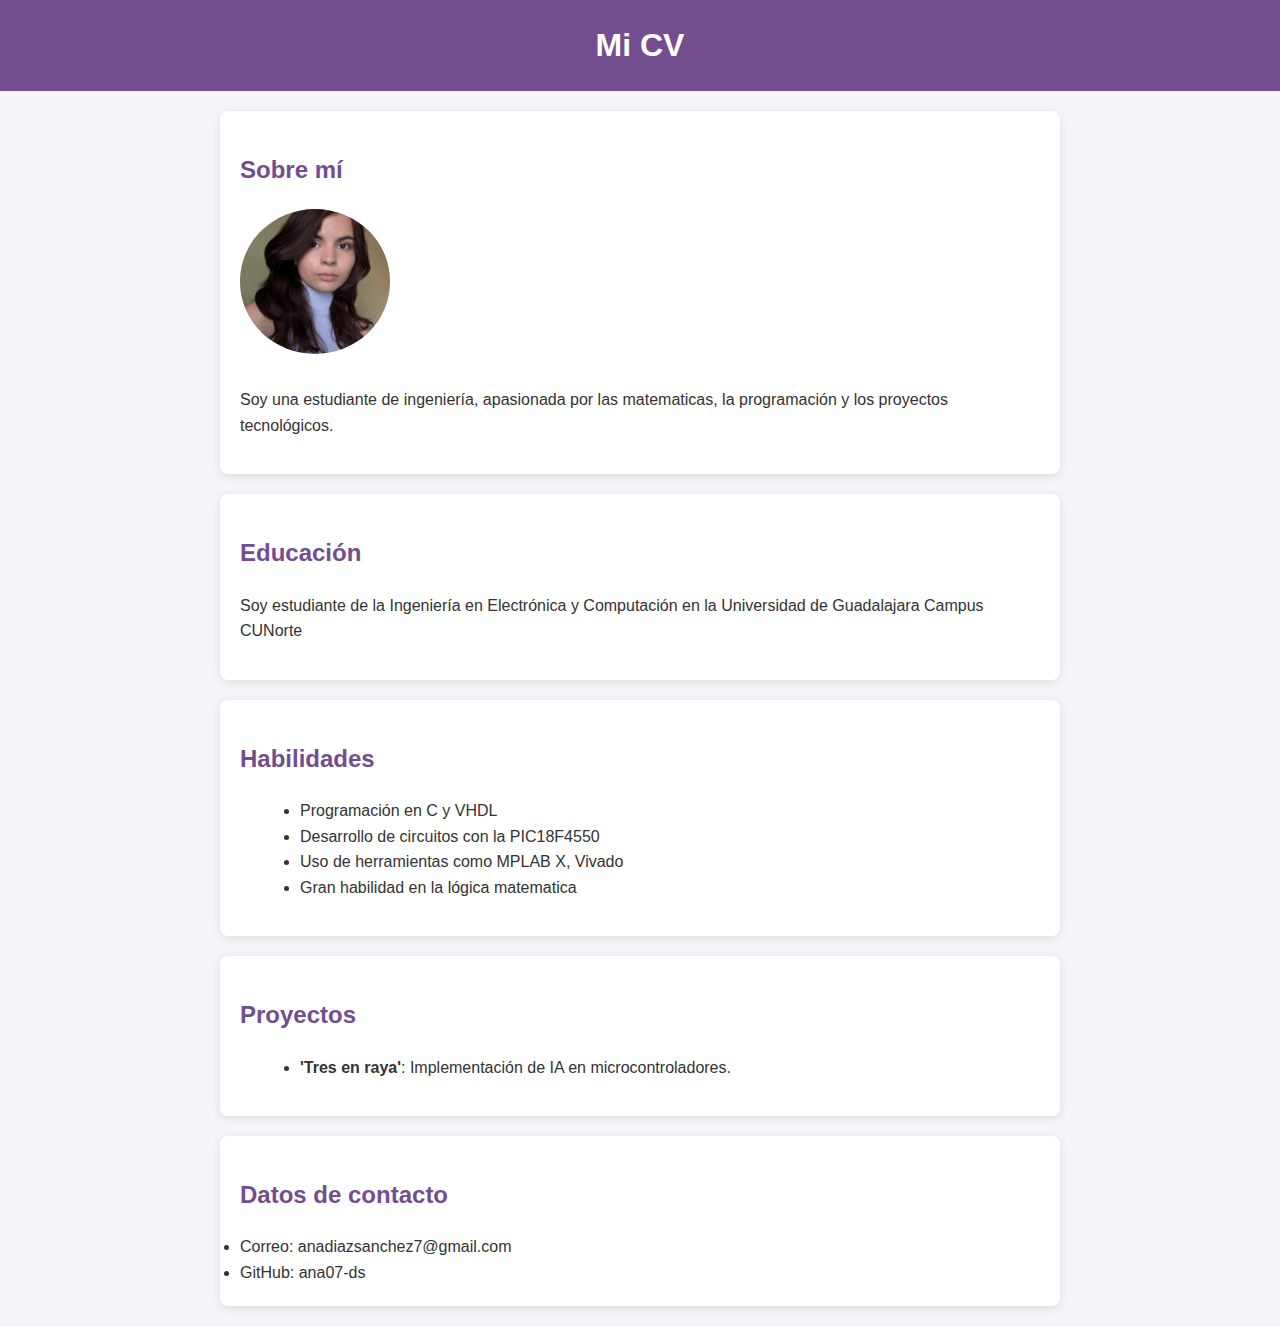
<file: index.html>
<!DOCTYPE html>
<html lang="es">
<head>
    <meta charset="UTF-8">
    <meta name="viewport" content="width=device-width, initial-scale=1.0">
    <link rel="stylesheet" href="style.css">
    <title>Ana Díaz</title>
</head>
<body>
    <header>
        <h1>Mi CV</h1>
    </header>

    <section>
        <h2>Sobre mí</h2>
        <img src="Yo.jpeg" alt="Ana Díaz" style="width: 150px; border-radius: 50%; margin-bottom: 10px;"
        <p> </p>
        <p>Soy una estudiante de ingeniería, apasionada por las matematicas, la programación y los proyectos tecnológicos.</p>
    </section>

    <section>
        <h2>Educación</h2>
        <p> Soy estudiante de la Ingeniería en Electrónica y Computación en la Universidad de Guadalajara Campus CUNorte</p>
    </section>

    <section>
        <h2>Habilidades</h2>
        <ul>
            <li>Programación en C y VHDL</li>
            <li>Desarrollo de circuitos con la PIC18F4550</li>
            <li>Uso de herramientas como MPLAB X, Vivado</li>
            <li>Gran habilidad en la lógica matematica</li>
        </ul>
    </section>

    <section>
        <h2>Proyectos</h2>
        <ul>
            <li><strong>'Tres en raya'</strong>: Implementación de IA en microcontroladores.</li>
        </ul>
    </section>

    <section>
        <h2>Datos de contacto</h2>
        <li>Correo: anadiazsanchez7@gmail.com</li>
        <li>GitHub: ana07-ds</li>
    </section>

</body>
</html>
</file>
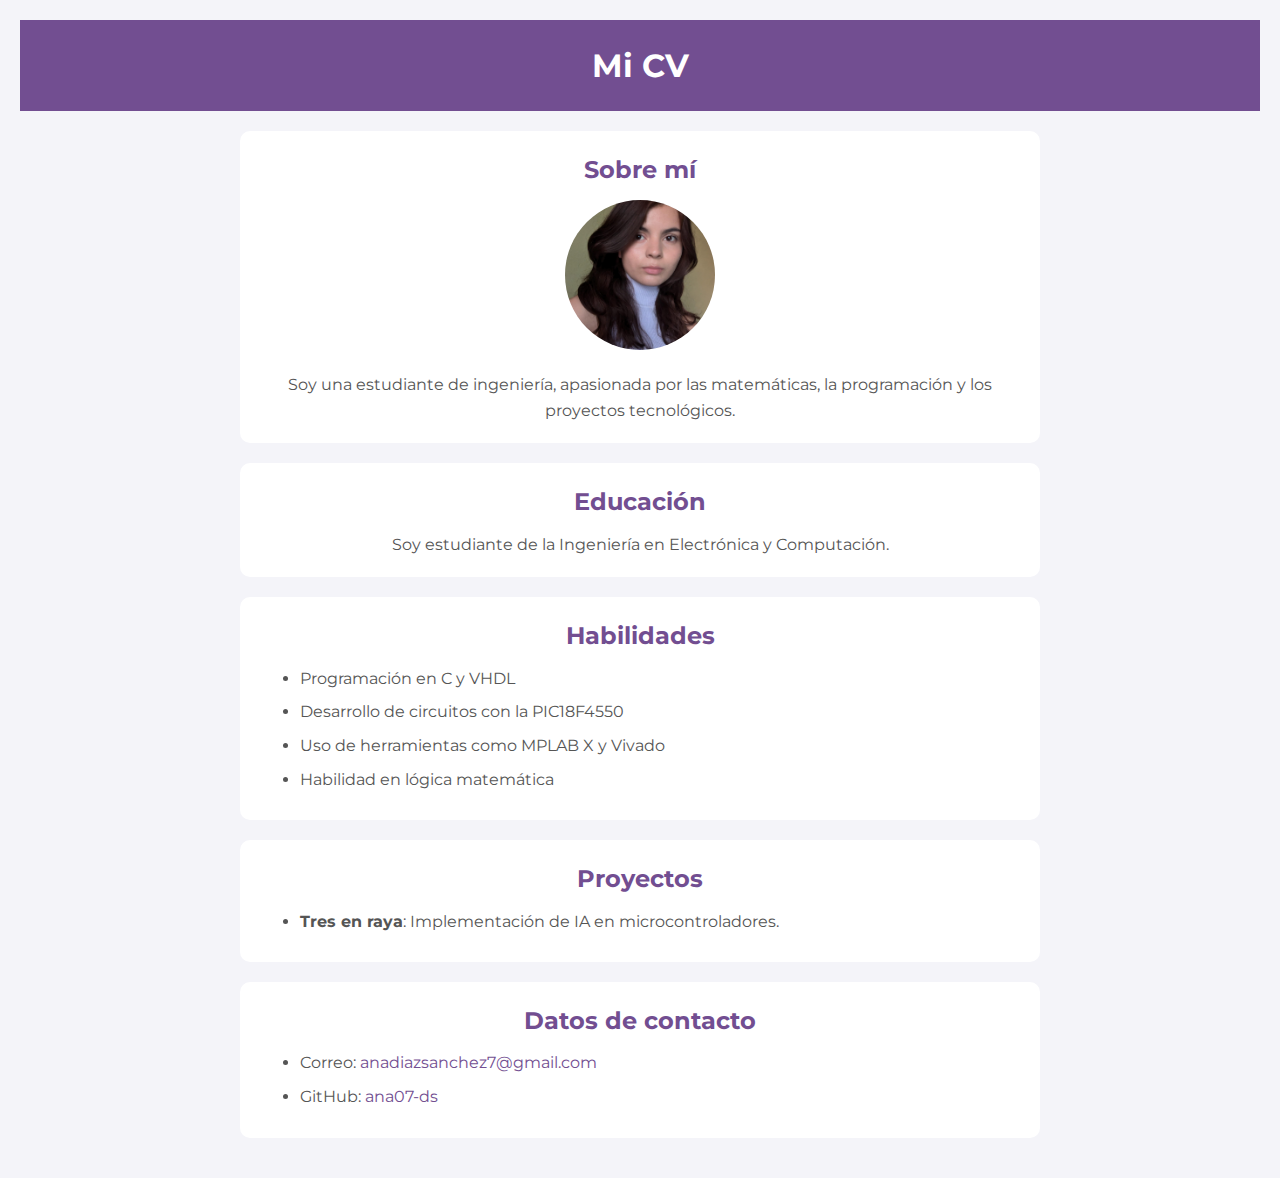
<file: boxmodel_Modulo2/index.html>
<!DOCTYPE html>
<html lang="es">
<head>
    <meta charset="UTF-8">
    <meta name="viewport" content="width=device-width, initial-scale=1.0">
    <link rel="stylesheet" href="style.css">
    <title>Ana Díaz</title>
</head>
<body>
    <header>
        <h1>Mi CV</h1>
    </header>

    <section class="card">
        <h2>Sobre mí</h2>
        <div class="card-image-container">
            <img src="Yo.jpeg" alt="Ana Díaz">
        </div>
        <div class="card-info">
            <p>Soy una estudiante de ingeniería, apasionada por las matemáticas, la programación y los proyectos tecnológicos.</p>
        </div>
    </section>

    <section class="card">
        <h2>Educación</h2>
        <div class="card-info">
            <p>Soy estudiante de la Ingeniería en Electrónica y Computación.</p>
        </div>
    </section>

    <section class="card">
        <h2>Habilidades</h2>
        <ul>
            <li>Programación en C y VHDL</li>
            <li>Desarrollo de circuitos con la PIC18F4550</li>
            <li>Uso de herramientas como MPLAB X y Vivado</li>
            <li>Habilidad en lógica matemática</li>
        </ul>
    </section>

    <section class="card">
        <h2>Proyectos</h2>
        <ul>
            <li><strong>Tres en raya</strong>: Implementación de IA en microcontroladores.</li>
        </ul>
    </section>

    <section class="card">
        <h2>Datos de contacto</h2>
        <ul>
            <li>Correo: <a href="mailto:anadiazsanchez7@gmail.com">anadiazsanchez7@gmail.com</a></li>
            <li>GitHub: <a href="https://github.com/ana07-ds" target="_blank">ana07-ds</a></li>
        </ul>
    </section>
</body>
</html>
</file>
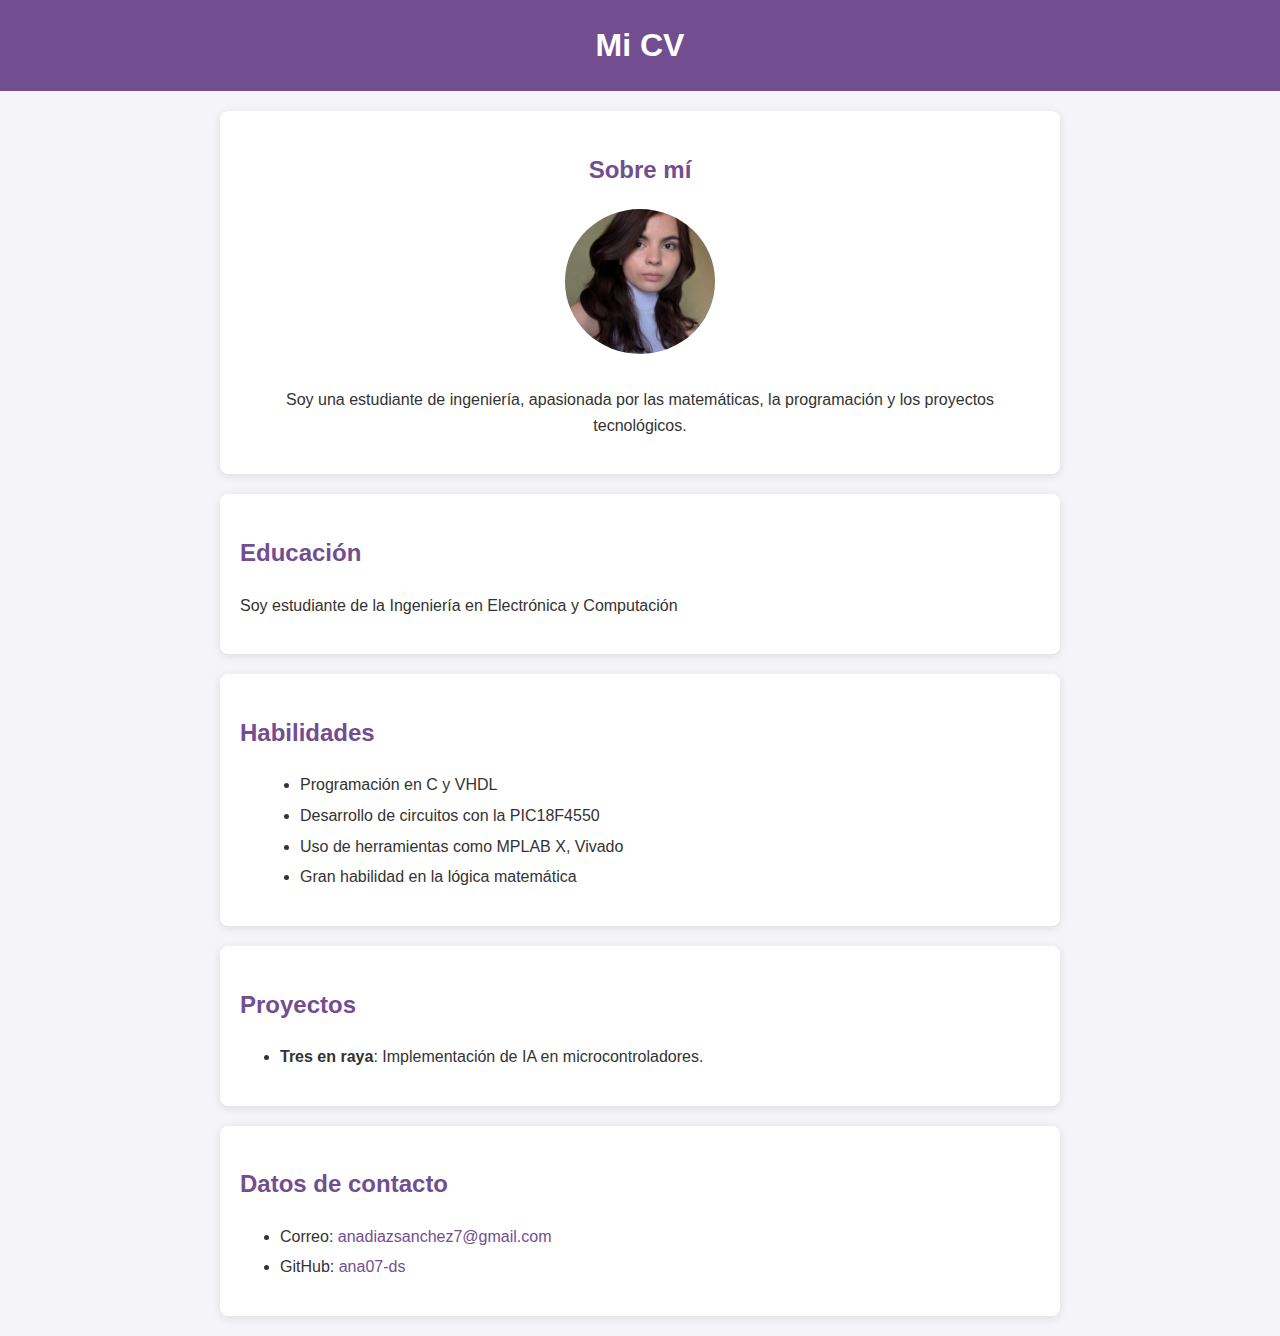
<file: Introducción_a_CSS_Modulo2/index.html>
<!DOCTYPE html>
<html lang="es">
<head>
    <meta charset="UTF-8">
    <meta name="viewport" content="width=device-width, initial-scale=1.0">
    <link rel="stylesheet" href="style.css">
    <title>Ana Díaz
    </title>
</head>
<body>
    <header>
        <h1>Mi CV</h1>
    </header>

    <section class="about-me">
        <h2>Sobre mí</h2>
        <img src="Yo.jpeg" alt="Ana Díaz" class="profile-pic">
        <p>Soy una estudiante de ingeniería, apasionada por las matemáticas, la programación y los proyectos tecnológicos.</p>
    </section>

    <section>
        <h2>Educación</h2>
        <p>Soy estudiante de la Ingeniería en Electrónica y Computación</p>
    </section>

    <section id="skills">
        <h2>Habilidades</h2>
        <ul>
            <li>Programación en C y VHDL</li>
            <li>Desarrollo de circuitos con la PIC18F4550</li>
            <li>Uso de herramientas como MPLAB X, Vivado</li>
            <li>Gran habilidad en la lógica matemática</li>
        </ul>
    </section>

    <section>
        <h2>Proyectos</h2>
        <ul>
            <li><strong>Tres en raya</strong>: Implementación de IA en microcontroladores.</li>
        </ul>
    </section>

    <section>
        <h2>Datos de contacto</h2>
        <ul>
            <li>Correo: <a href="mailto:anadiazsanchez7@gmail.com">anadiazsanchez7@gmail.com</a></li>
            <li>GitHub: <a href="https://github.com/ana07-ds" target="_blank">ana07-ds</a></li>
        </ul>
    </section>
</body>
</html>
</file>
<file: style.css>
body {
    font-family: Arial, sans-serif;
    margin: 0;
    padding: 0;
    background-color: #f4f4f9;
    color: #333;
    line-height: 1.6;
}
header {
    background-color: #724E91;
    color: white;
    padding: 20px;
    text-align: center;
}
header h1 {
    margin: 0;
}
section {
    max-width: 800px;
    margin: 20px auto;
    padding: 20px;
    background: white;
    border-radius: 8px;
    box-shadow: 0 2px 10px rgba(0, 0, 0, 0.1);
}
h2 {
    color: #724E91;
}
ul {
    list-style-type: disc;
    margin-left: 20px;
}
</file>
<file: boxmodel_Modulo2/style.css>
@import url('https://fonts.googleapis.com/css2?family=Montserrat:ital,wght@0,100..900;1,100..900&display=swap');

* {
    font-family: "Montserrat", sans-serif;
    margin: 0;
    padding: 0;
    box-sizing: border-box;
}

body {
    background-color: #f4f4f9;
    color: #333;
    line-height: 1.6;
    padding: 20px;
}

header {
    background-color: #724E91;
    color: white;
    padding: 20px;
    text-align: center;
}
header h1 {
    margin: 0;
}

.card {
    background-color: white;
    color: #333;
    max-width: 800px;
    margin: 20px auto;
    padding: 20px;
    border-radius: 10px;
    overflow: hidden;
    transition: 150ms;
}

.card:hover {
    transform: scale(1.05);
}

.card-image-container {
    text-align: center;
    margin-bottom: 15px;
}

.card-image-container img {
    width: 150px;
    height: 150px;
    object-fit: cover;
    border-radius: 50%;
}

.card-info p {
    text-align: center;
    font-size: 1rem;
    font-weight: 400;
    color: #555;
}

.card ul {
    list-style-type: disc;
    margin-left: 20px;
    padding-left: 20px;
    color: #555;
}

.card ul li {
    margin-bottom: 8px;
}

h2 {
    color: #724E91;
    font-size: 1.5rem;
    margin-bottom: 10px;
    text-align: center;
}

ul li:hover {
    color: black;
    font-weight: bold;
}

a {
    color: #724E91;
    text-decoration: none;
    transition: 150ms;
}

a:hover {
    text-decoration: underline;
}
</file>
<file: Introducción_a_CSS_Modulo2/style.css>
body {
    font-family: Arial, sans-serif;
    margin: 0;
    padding: 0;
    background-color: #f4f4f9;
    color: #333;
    line-height: 1.6;
}

header {
    background-color: #724E91;
    color: white;
    padding: 20px;
    text-align: center;
}
header h1 {
    margin: 0;
}

section {
    max-width: 800px;
    margin: 20px auto;
    padding: 20px;
    background: white;
    border-radius: 8px;
    box-shadow: 0 2px 10px rgba(0, 0, 0, 0.1);
}

section.about-me {
    text-align: center;
}

img.profile-pic {
    width: 150px;
    border-radius: 50%;
    margin-bottom: 10px;
    transition: 150ms;
}

img.profile-pic:hover {
    transform: scale(1.1);
}

h2 {
    color: #724E91;
}

#skills ul {
    list-style-type: disc;
    margin-left: 20px;
}

ul li {
    margin: 5px 0;
    transition: 150ms;
}

ul li:hover {
    color: #724E91;
}

a {
    color: #724E91;
    text-decoration: none;
    transition: 150ms;
}

a:hover {
    text-decoration: underline;
}
</file>
